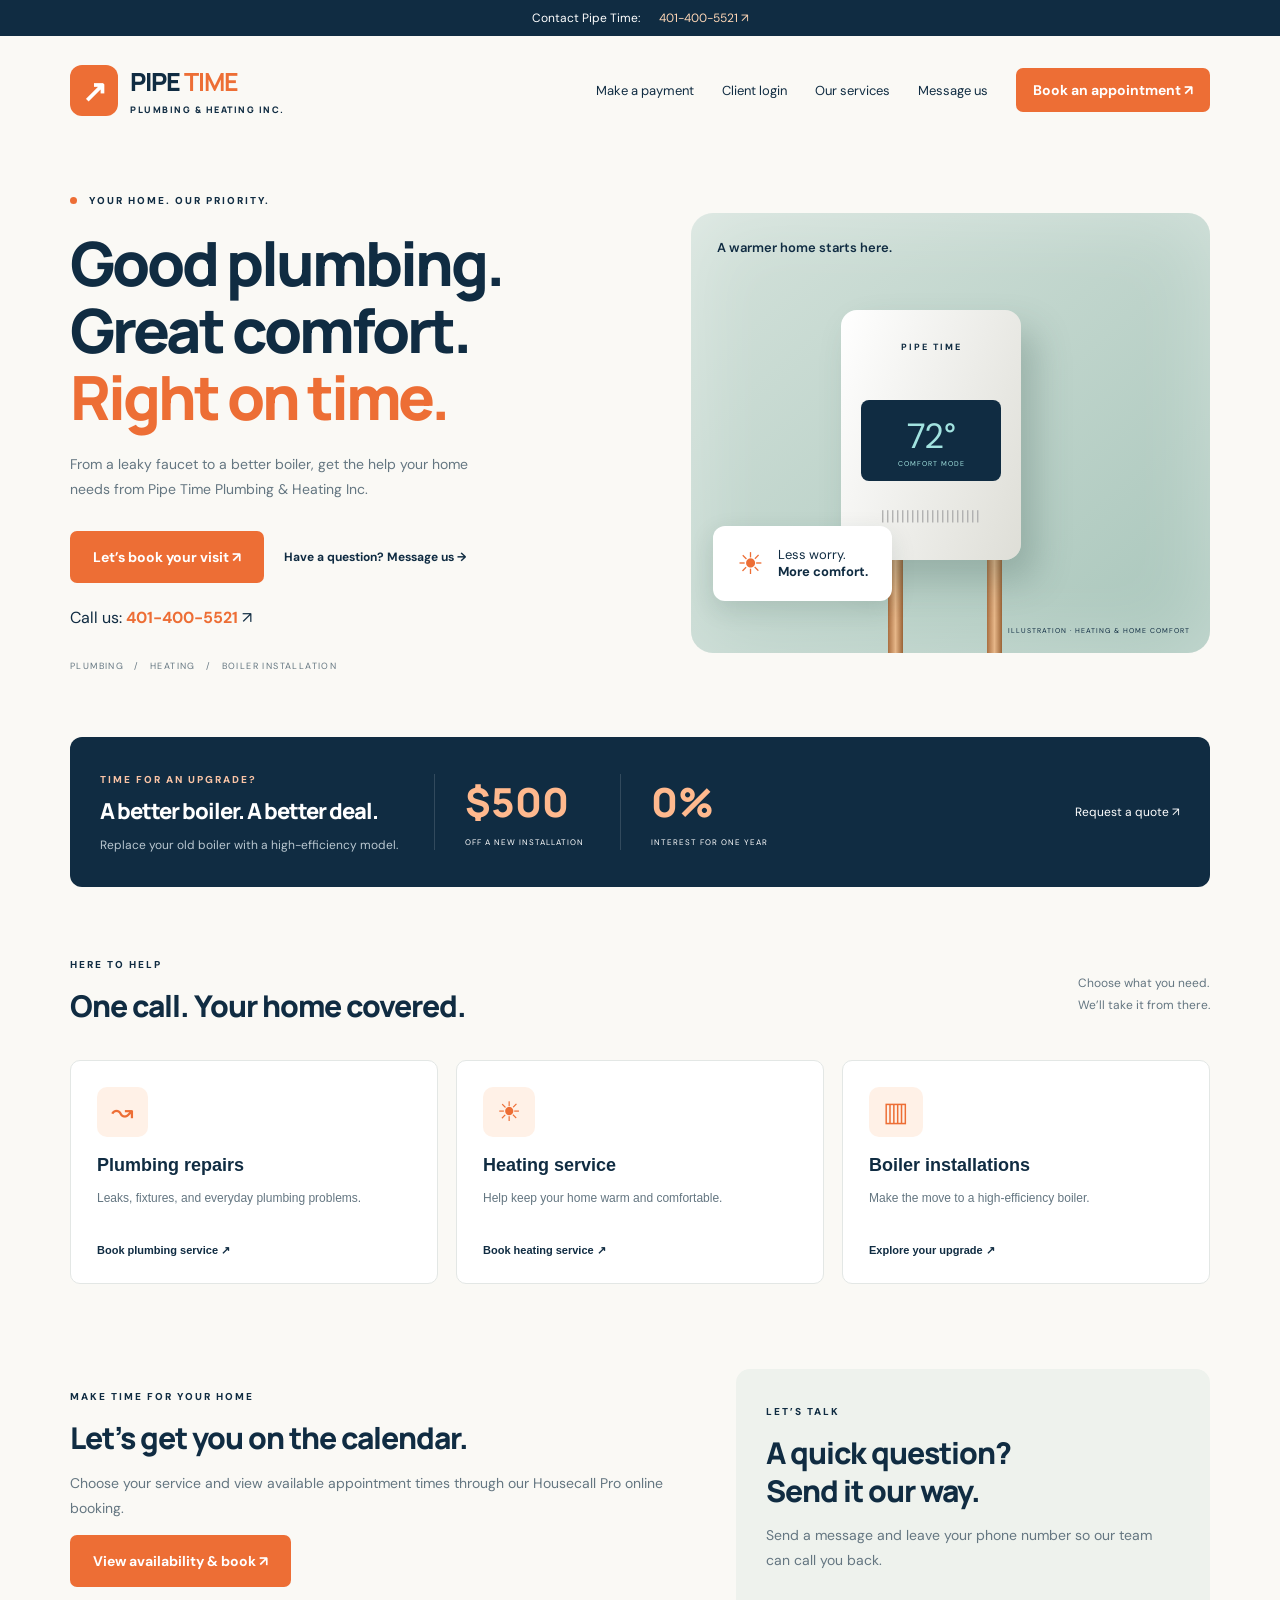
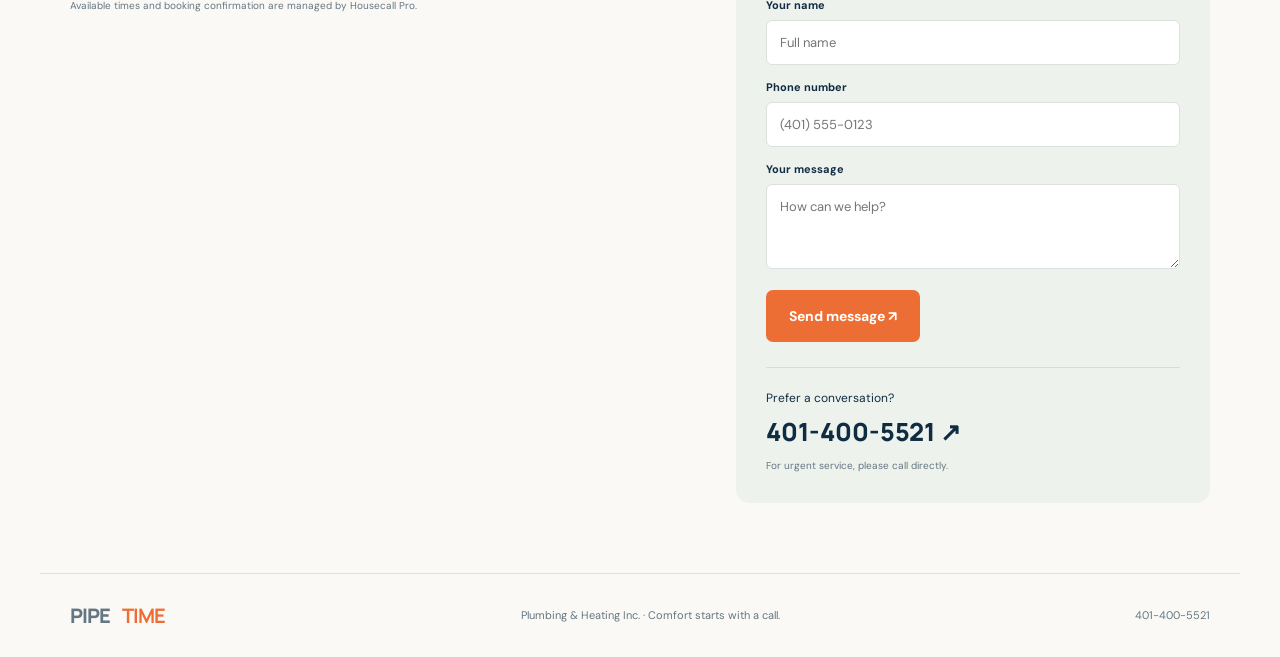
<file: public/index.html>
<!doctype html>
<html lang="en"><head><meta charset="utf-8"><meta name="viewport" content="width=device-width,initial-scale=1"><title>Pipe Time | Plumbing & Heating Inc.</title><link rel="stylesheet" href="style.css"></head>
<body>
<div class="topline">Contact Pipe Time: <a href="tel:+14014005521" aria-label="Call Pipe Time at 401-400-5521">401-400-5521 ↗</a></div>
<header><a class="brand" href="#"><span class="brand-icon">↗</span><span>PIPE <b>TIME</b><small>PLUMBING & HEATING INC.</small></span></a><nav><a class="payment-link" href="/pay">Make a payment</a><a class="client-link" href="/login">Client login</a><a href="#services">Our services</a><a href="#message">Message us</a><a class="button small" href="#book">Book an appointment ↗</a></nav></header>
<main><section class="hero"><div><div class="eyebrow"><span></span> YOUR HOME. OUR PRIORITY.</div><h1>Good plumbing.<br>Great comfort.<br><em>Right on time.</em></h1><p>From a leaky faucet to a better boiler, get the help your home needs from Pipe Time Plumbing & Heating Inc.</p><div class="actions"><a class="button" href="#book">Let’s book your visit ↗</a><a class="textlink" href="#message">Have a question? Message us →</a></div><a class="hero-contact" href="tel:+14014005521">Call us: <strong>401-400-5521</strong> ↗</a><div class="hero-note">PLUMBING &nbsp; / &nbsp; HEATING &nbsp; / &nbsp; BOILER INSTALLATION</div></div><div class="hero-art"><div class="art-label">A warmer home starts here.</div><div class="boiler"><span>PIPE TIME</span><div class="display">72°<small>COMFORT MODE</small></div><div class="vents">||||||||||||||||||||</div></div><div class="pipe p1"></div><div class="pipe p2"></div><div class="comfort-card"><span>☀</span><div>Less worry.<br><b>More comfort.</b></div></div><span class="art-caption">ILLUSTRATION · HEATING & HOME COMFORT</span></div></section>
<section class="offer"><div><span class="eyebrow">TIME FOR AN UPGRADE?</span><h2>A better boiler. A better deal.</h2><p>Replace your old boiler with a high-efficiency model.</p></div><div class="offer-number"><strong>$500</strong><span>OFF A NEW INSTALLATION</span></div><div class="offer-number"><strong>0%</strong><span>INTEREST FOR ONE YEAR</span></div><a class="offer-link" href="#book">Request a quote ↗</a></section>
<section id="services" class="services"><div class="section-head"><div><span class="eyebrow">HERE TO HELP</span><h2>One call. Your home covered.</h2></div><p>Choose what you need.<br>We’ll take it from there.</p></div><div class="service-grid"><button data-service="Plumbing repair"><span>↝</span><h3>Plumbing repairs</h3><p>Leaks, fixtures, and everyday plumbing problems.</p><b>Book plumbing service ↗</b></button><button data-service="Heating service"><span>☀</span><h3>Heating service</h3><p>Help keep your home warm and comfortable.</p><b>Book heating service ↗</b></button><button data-service="Boiler installation"><span>▥</span><h3>Boiler installations</h3><p>Make the move to a high-efficiency boiler.</p><b>Explore your upgrade ↗</b></button></div></section>
<section class="contact-area"><div id="book" class="booking"><span class="eyebrow">MAKE TIME FOR YOUR HOME</span><h2>Let’s get you on the calendar.</h2><p>Choose your service and view available appointment times through our Housecall Pro online booking.</p><button type="button" class="button hcp-button" data-hcp-booking data-token="1e85fe8862ca43b6afe601c499f8f045" data-orgname="Pipe-Time-Plumbing--Heating-Inc">View availability & book ↗</button><p class="form-note">Available times and booking confirmation are managed by Housecall Pro.</p><div id="booking-status" class="status" role="status" aria-live="polite"></div><noscript><p>Please enable JavaScript to book online, or call <a href="tel:+14014005521">401-400-5521</a>.</p></noscript></div>
<aside id="message"><span class="eyebrow">LET’S TALK</span><h2>A quick question?<br>Send it our way.</h2><p>Send a message and leave your phone number so our team can call you back.</p><form id="message-form"><label>Your name<input name="name" autocomplete="name" required placeholder="Full name"></label><label>Phone number<input name="phone" type="tel" autocomplete="tel" required placeholder="(401) 555-0123"></label><label>Your message<textarea name="message" required maxlength="3000" placeholder="How can we help?"></textarea></label><button class="button" type="submit">Send message ↗</button><div class="status" role="status" aria-live="polite"></div></form><div class="call-box">Prefer a conversation?<a href="tel:+14014005521">401-400-5521 ↗</a><small>For urgent service, please call directly.</small></div></aside></section></main>
<footer><a class="brand" href="#">PIPE <b>TIME</b></a><span>Plumbing & Heating Inc. · Comfort starts with a call.</span><a href="tel:+14014005521">401-400-5521</a></footer><script src="app.js"></script><script async src="https://online-booking.housecallpro.com/script.js?token=1e85fe8862ca43b6afe601c499f8f045&amp;orgName=Pipe-Time-Plumbing--Heating-Inc"></script></body></html>
</file>
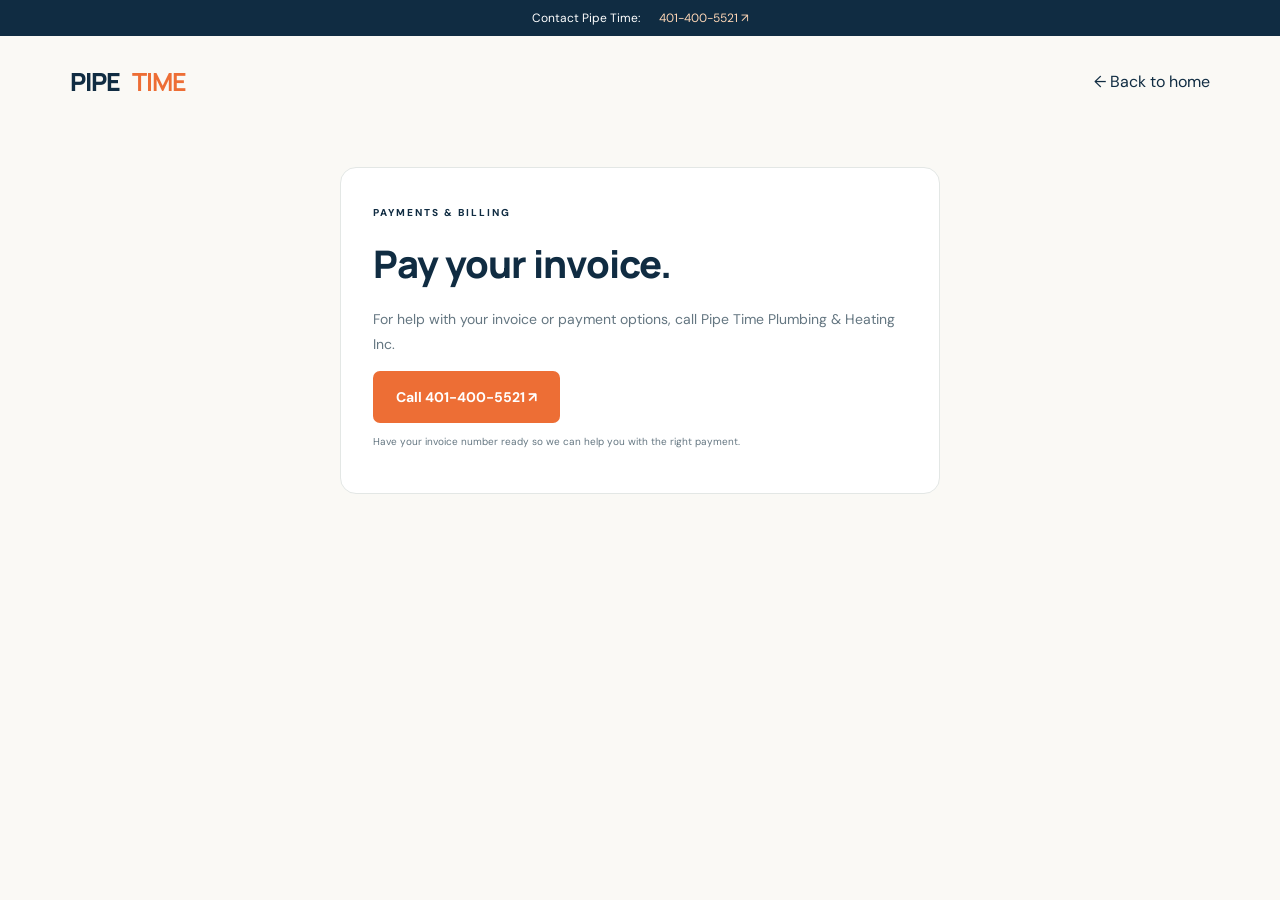
<file: public/payment.html>
<!doctype html>
<html lang="en"><head><meta charset="utf-8"><meta name="viewport" content="width=device-width,initial-scale=1"><title>Make a payment | Pipe Time</title><link rel="stylesheet" href="style.css"></head><body><div class="topline">Contact Pipe Time: <a href="tel:+14014005521" aria-label="Call Pipe Time at 401-400-5521">401-400-5521 ↗</a></div><header><a href="/" class="brand">PIPE <b>TIME</b></a><a href="/">← Back to home</a></header><main style="max-width:650px;padding:40px 25px 80px"><section style="background:white;border:1px solid #e3e7e5;border-radius:16px;padding:32px"><span class="eyebrow">PAYMENTS & BILLING</span><h1 style="font-size:38px;letter-spacing:-1px">Pay your invoice.</h1><p>For help with your invoice or payment options, call Pipe Time Plumbing & Heating Inc.</p><a class="button" href="tel:+14014005521">Call 401-400-5521 ↗</a><p class="form-note">Have your invoice number ready so we can help you with the right payment.</p></section></main></body></html>
</file>
<file: public/style.css>
@import url('https://fonts.googleapis.com/css2?family=DM+Sans:wght@400;500;600;700&family=Manrope:wght@400;600;700;800&display=swap');
:root{--navy:#102c42;--orange:#ed6e35;--muted:#647681;--cream:#faf9f5}*{box-sizing:border-box}html{scroll-behavior:smooth;scroll-padding-top:25px}body{margin:0;background:var(--cream);color:var(--navy);font-family:'DM Sans',sans-serif}.topline{background:var(--navy);color:white;text-align:center;padding:10px;font-size:12px}.topline a{color:#ffd7b6;margin-left:16px}a{color:inherit;text-decoration:none}header,main,footer{max-width:1200px;margin:auto}header{display:flex;align-items:center;justify-content:space-between;padding:28px 30px}.brand{display:flex;align-items:center;gap:12px;font-family:Manrope,sans-serif;font-weight:800;font-size:25px;letter-spacing:-1px}.brand b{color:var(--orange)}.brand small{display:block;font-size:9px;letter-spacing:1.5px;margin-top:4px}.brand-icon{background:var(--orange);border-radius:12px;color:white;padding:5px 12px;font-size:30px}nav{display:flex;align-items:center;gap:28px;font-size:13px}.button{display:inline-block;border:0;border-radius:7px;background:var(--orange);color:white;padding:17px 23px;font:700 14px 'DM Sans',sans-serif;cursor:pointer}.button:hover{background:#cf5220}.small{padding:13px 17px}.hero{display:grid;grid-template-columns:1.1fr 1fr;gap:50px;padding:50px 30px 65px;align-items:center}.eyebrow{font-size:10px;letter-spacing:2px;font-weight:800}.eyebrow span{display:inline-block;width:7px;height:7px;border-radius:50%;background:var(--orange);margin-right:8px}h1{font:800 61px/1.1 Manrope,sans-serif;letter-spacing:-3px;margin:22px 0}h1 em{font-style:normal;color:var(--orange)}p{font-size:14px;line-height:1.8;color:var(--muted)}.hero p{max-width:410px}.actions{display:flex;gap:20px;align-items:center;margin-top:28px}.textlink{font-size:12px;font-weight:700}.hero-note{font-size:9px;letter-spacing:1.4px;margin-top:32px;color:var(--muted)}.hero-art{height:440px;border-radius:22px;background:linear-gradient(140deg,#d4e2db,#a9c6bb);position:relative;overflow:hidden;box-shadow:inset 0 0 80px #ffffff55}.art-label{position:absolute;top:26px;left:26px;font-size:13px;font-weight:600}.boiler{position:absolute;z-index:2;left:29%;top:22%;width:180px;height:250px;border-radius:16px;background:linear-gradient(110deg,#fff,#deded7);box-shadow:15px 20px 35px #38554d44;padding:24px 20px;text-align:center}.boiler>span{font-size:9px;letter-spacing:2px;font-weight:800}.display{margin-top:45px;background:var(--navy);border-radius:8px;color:#a2e3e0;font-size:35px;padding:13px}.display small{display:block;font-size:7px;letter-spacing:1px}.vents{color:#aaa;font-size:15px;letter-spacing:1px;margin-top:25px}.pipe{position:absolute;background:linear-gradient(90deg,#a96e40,#e6b688,#9a6336);width:15px;border-radius:5px;height:250px;top:48%}.p1{left:38%}.p2{left:57%}.comfort-card{position:absolute;z-index:3;bottom:52px;left:22px;display:flex;gap:14px;align-items:center;background:white;padding:18px 24px;border-radius:12px;box-shadow:0 8px 25px #183a3320;font-size:13px}.comfort-card>span{font-size:30px;color:var(--orange)}.art-caption{position:absolute;bottom:18px;right:20px;font-size:7px;letter-spacing:1px}.offer{background:var(--navy);color:white;border-radius:12px;margin:0 30px;padding:30px;display:flex;align-items:center;gap:36px}.offer .eyebrow{color:#fac4a6}.offer h2{font-size:22px;margin:10px 0}.offer p{color:#b9c7d0;font-size:12px;margin:0}.offer-number{border-left:1px solid #ffffff25;padding-left:30px}.offer-number strong{display:block;font:800 40px Manrope,sans-serif;color:#ffb98e}.offer-number span{font-size:8px;letter-spacing:1px;white-space:nowrap}.offer-link{font-size:12px;white-space:nowrap;margin-left:auto}.services{padding:65px 30px}.section-head{display:flex;justify-content:space-between;align-items:center}h2{font:800 30px/1.25 Manrope,sans-serif;letter-spacing:-1px;margin:14px 0}.section-head p{font-size:12px}.service-grid{display:grid;grid-template-columns:repeat(3,1fr);gap:18px;margin-top:22px}.service-grid button{background:white;border:1px solid #e3e7e5;border-radius:10px;padding:26px;text-align:left;color:var(--navy);cursor:pointer}.service-grid button:hover{border-color:var(--orange);transform:translateY(-2px)}.service-grid button>span{font-size:27px;color:var(--orange);background:#fff1e7;border-radius:10px;display:inline-block;padding:9px 14px}h3{font-size:18px;margin-bottom:8px}.service-grid p{font-size:12px;min-height:42px}.service-grid b{font-size:11px}.contact-area{display:grid;grid-template-columns:1.3fr 1fr;gap:50px;padding:20px 30px 70px}.booking{padding:15px 0}form{margin-top:24px}.form-grid{display:grid;grid-template-columns:1fr 1fr;gap:16px}.wide{grid-column:1/-1}label{display:block;font-size:11px;font-weight:700}label span{color:var(--muted);font-weight:400}input,select,textarea{width:100%;margin-top:8px;border:1px solid #dce1df;border-radius:6px;background:white;padding:13px;font:13px 'DM Sans',sans-serif;color:var(--navy)}textarea{min-height:85px;resize:vertical}input:focus,textarea:focus,select:focus{outline:2px solid #ed6e3580;outline-offset:2px}form .button{margin-top:18px}.form-note{font-size:10px}.status{font-size:13px;line-height:1.6;margin-top:12px}.status.error{color:#a52c23}.status.success{color:#24754f}aside{background:#eef2ed;border-radius:14px;padding:30px;height:fit-content}aside label{margin-top:15px}.call-box{border-top:1px solid #d4dfd6;margin-top:25px;padding-top:22px;font-size:12px}.call-box a{display:block;font:800 25px Manrope,sans-serif;margin:8px 0}.call-box small{color:var(--muted);font-size:10px}footer{padding:28px 30px;border-top:1px solid #dde2dd;display:flex;justify-content:space-between;align-items:center;font-size:11px;color:var(--muted)}footer .brand{font-size:20px}button:disabled{opacity:.6;cursor:wait}@media(max-width:850px){nav>a:not(.button){display:none}.hero{gap:25px}h1{font-size:44px}.hero-art{height:380px}.actions{flex-direction:column;align-items:flex-start}.offer{flex-wrap:wrap;gap:24px}.offer>div:first-child{width:100%}.offer-number{border:0;padding:0}.contact-area{gap:24px}h2{font-size:25px}}@media(max-width:600px){header{padding:22px 18px}.brand{font-size:20px}.brand-icon{display:none}.small{font-size:10px;padding:12px}.hero{grid-template-columns:1fr;padding:25px 20px 35px}.hero h1{font-size:48px}.hero-art{height:340px}.boiler{top:17%;height:230px}.hero-note{margin-top:22px}.offer{margin:0 20px;padding:25px}.offer-number strong{font-size:35px}.offer-link{margin-left:0}.services{padding:40px 20px}.section-head p{display:none}.service-grid{grid-template-columns:1fr}.service-grid p{min-height:0}.contact-area{grid-template-columns:1fr;padding:0 20px 40px}.form-grid{grid-template-columns:1fr}.wide{grid-column:auto}footer{gap:18px;flex-wrap:wrap;padding:25px 20px}}

nav>a.client-link{display:block}

nav>a.payment-link{display:block}@media(max-width:600px){header nav{gap:10px;flex-wrap:wrap;justify-content:flex-end}nav>a.payment-link,nav>a.client-link{font-size:11px}header{gap:12px}}

.hero-contact{display:inline-block;margin-top:24px;font-size:16px}.hero-contact strong{color:var(--orange)}.hero-contact:hover{text-decoration:underline}
</file>
